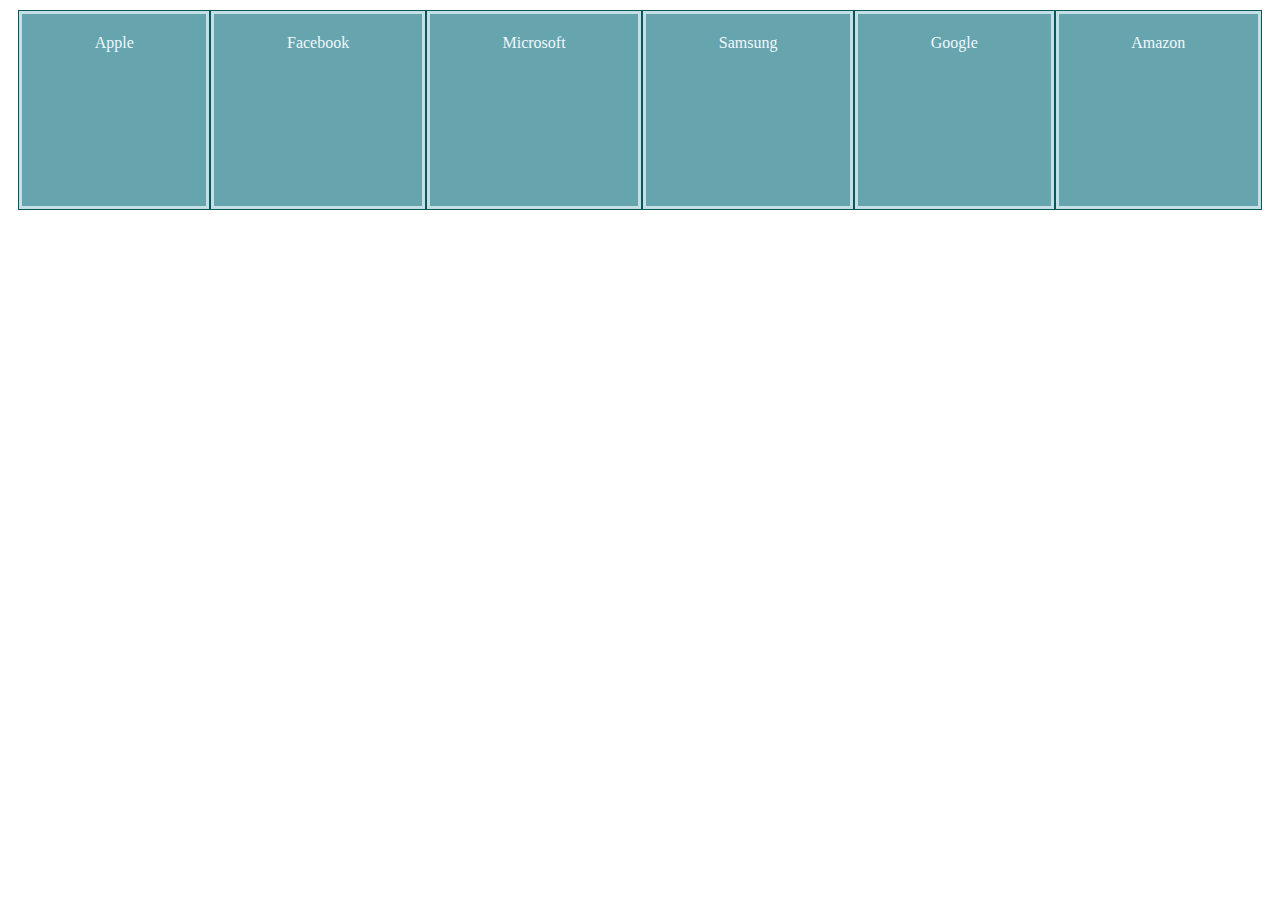
<file: index.html>
<!DOCTYPE html>

<html>
    <head>
        <title>Flexbox</title>
        <meta charset="utf-8">
        <link rel="stylesheet" type="text/css" href="styling.css" >
    
    </head>
    <body>
        <div class="container"> 
            <div id="apple">Apple</div>
            <div id="facebook">Facebook</div>
            <div id="microsoft">Microsoft</div>
            <div id="samsung">Samsung</div>
            <div id="google">Google</div>
            <div id="amazon">Amazon</div>
            
        </div>
    
    
    </body>

</html>
</file>
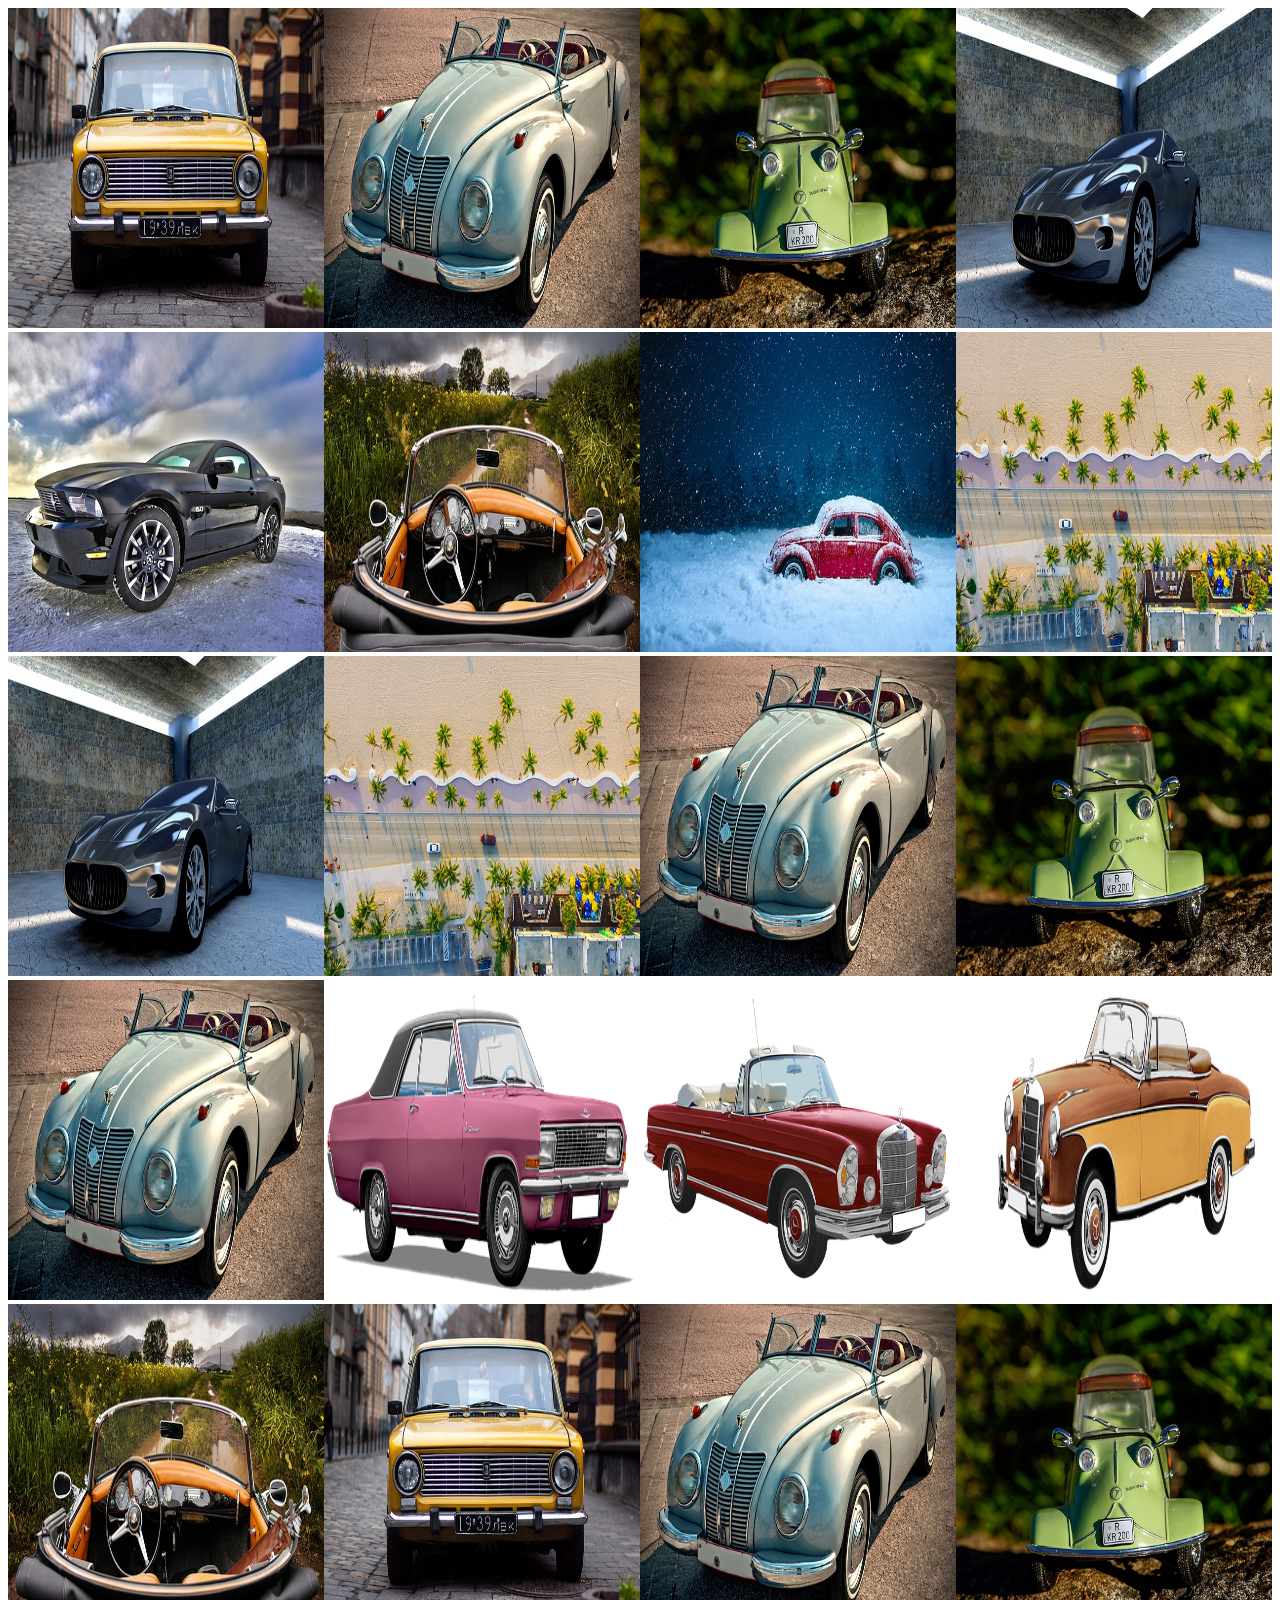
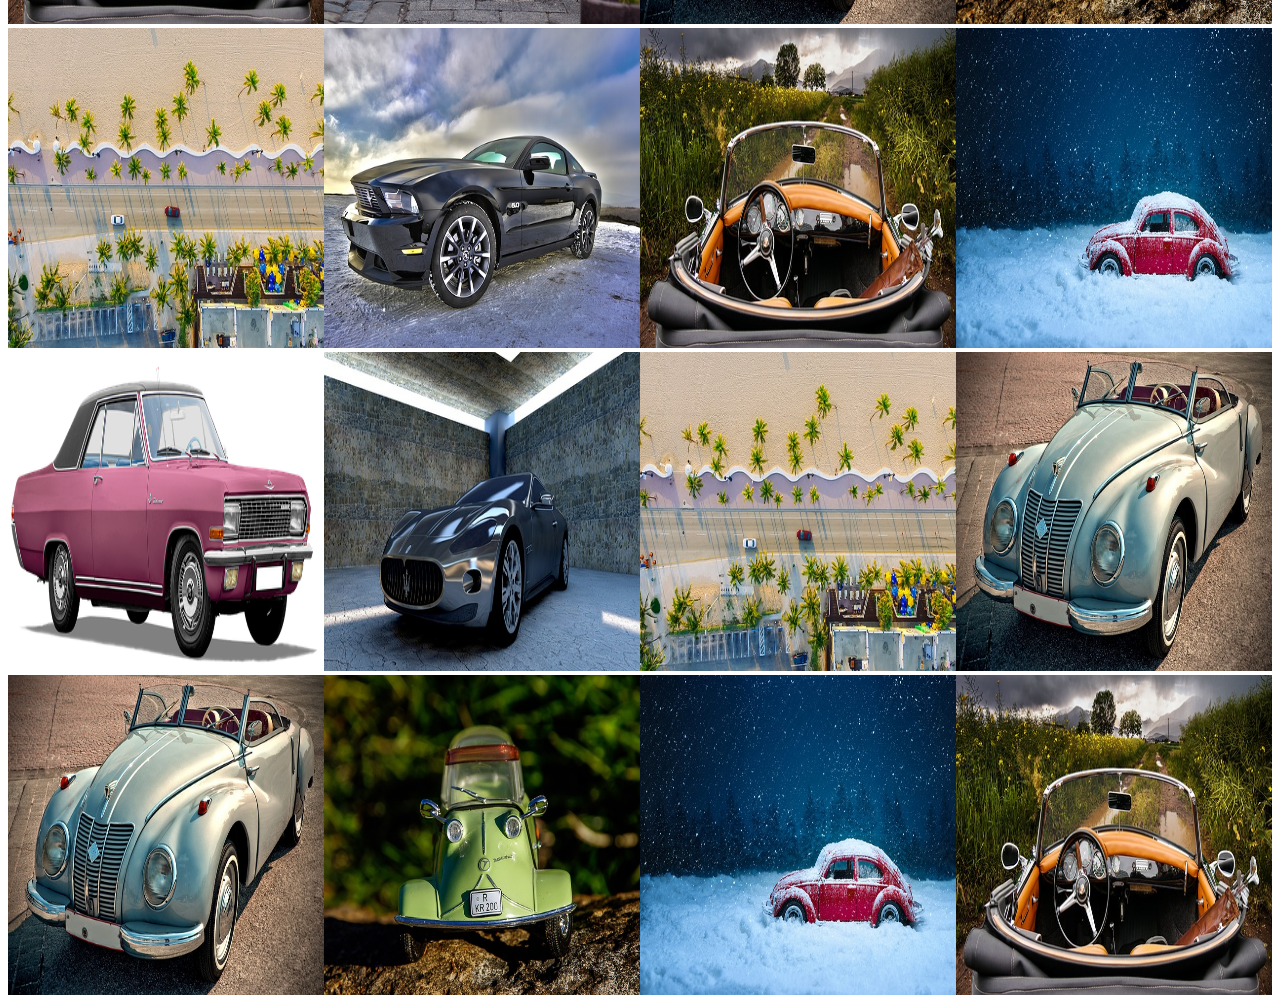
<file: photo galery/index.html>
<!DOCTYPE html>

<html>
    <head>
        <title>Flexbox</title>
        <meta name="viewport" content="width=device-width, initial-scale=1">
        <link rel="stylesheet" type="text/css" href="styling.css">
    </head>
    <body>
        <div class="container">
            <div class="column">
                <img src="images/car1.jpg">
                <img src="images/car2.jpg">
                <img src="images/car3.jpg">
                <img src="images/car7.jpg">
                <img src="images/car5.jpg">
                <img src="images/car6.jpg">
                <img src="images/car10.png">
                <img src="images/car7.jpg">
            </div>
            <div class="column">
                <img src="images/car7.jpg">
                <img src="images/car5.jpg">
                <img src="images/car6.jpg">
                <img src="images/car10.png">
                <img src="images/car1.jpg">
                <img src="images/car2.jpg">
                <img src="images/car3.jpg">
                <img src="images/car9.jpg">
            </div>
            <div class="column">
                <img src="images/car9.jpg">
                <img src="images/car8.jpg">
                <img src="images/car7.jpg">
                <img src="images/car12.png">
                <img src="images/car7.jpg">
                <img src="images/car5.jpg">
                <img src="images/car6.jpg">
                <img src="images/car8.jpg">
            </div>
            <div class="column">
                <img src="images/car3.jpg">
                <img src="images/car6.jpg">
                <img src="images/car9.jpg">
                <img src="images/car11.png">
                <img src="images/car9.jpg">
                <img src="images/car8.jpg">
                <img src="images/car7.jpg">
                <img src="images/car5.jpg">
            </div>    
        
        </div> 
    
    </body>

</html>
</file>
<file: styling.css>
/*Let's make sure the dimensions of any box include its border and padding, this gives us an easy way of sizing our elements.  */


/* select all elements using *  */
* {
    box-sizing: border-box;
}

.container{
    background-color: #07575B;
    height: 200px;
    margin: 10px;
    /* using flexbox   */
    display: flex;
    flex-wrap: nowrap;  /* wrap fits all the boxes when the width of the container is reduced or not enough to fit all boxes. nowrap is the default value. */
    flex-direction: row; /*default value. align items horizontally. if you move to a column, then vertical alignment. row-reverse, column-reverse  */
    justify-content: center; /*flex-start, flex-end, center, space-around will create space aro und each flex item on the left and on the right. space-between. If we use flex-direction: column, and then justify-content, the space direction will change vertically.    */
    
    /*align items vertically inside their row.  */
    align-items: stretch;  /*flex-start will push them on the top of the row, flex-end will push them to the bottom of the row, stretch (default) will stretch them from top to buttom, baseline will align the items veritically based on their first line.   */
    
    align-content: stretch; /*stretch, flex-start (row pushed to the top of the box), flex-end to the bottom, or center, space-between (create spaces between the rows), space-around (adds some space at the top and bottom)  */
    
    
}




/* select all divs inside the container  */
.container > div{
    background-color: #66A5AD;
    color: aliceblue;
    text-align: center;
    padding: 20px;
    margin: 1px;
    border: 3px #C4DFE6 solid;
    
    /* We need to make the items in the flex box have equal lengths and widths and space occupied when the window is stretched or expanded.  */
    flex-grow:1;     /*spacify the rate of growth of each item. This means they will grow at the rate of 1 for example. This is important in order to fill the window space. */
    
    flex-basis: auto;  /*flex-basis of 200 px means, the basis for growth start is 200px (the baseline for growth), flex-bases=auto is the minimum default value it can take. using 0px means our items won't shrink below 0px. auto contains all the contents. It is the minimum width to contain all the elements. flex-basis: initial => no growth of elements, even though they shrink. this is the default value. flex-basis: none (flex items are not flexible at all.) */
    
    /*Let's now make the items shrink to a certain minimum value instead of going to a new line when the flex-basis is reached.  */
    
    flex-shrink: 1;  /*this won't work if the container's flex-wrap is set to wrap. If we set all shrink properties to zero, no item shrinks at all. */
    
    /*some remaining space might be left when we get to our minimum shrink, or the width of the flex items might not fit the window when reduced to a certain extent. */
    
    /* Instead of setting each of the flex properties one by one, you can do it as follows: flex: 1 1 150px; 
    flex:3; means the width is 3px and the rest 0px*
    
    flex: 1 2; means flex growth is 1 and flex shrink is 2.
    flex: 1 10% means flex growth of 1 and flex basis (starting point) of 10% (percentage or number with a unit, 2px for example).
    flex: 1 2  10% means: flex basis is 10%, flex growth is 1 and flex shrink is 2. flex growth always takes priority.
    /
}


/*Here, we give apple a flex growth of 2, meaning it will overright the value in container > div and grow twice as fast as the remaining flex elements (in the case below, 4 times faster) */

/*
#apple{
    flex-grow: 4;
    flex-shrink: 2;  /*shrinking rate of apple will be twice as much. At some point, it won't shrink anymore, but the other items will continue since their shrinking rate is smaller than that of apple. if shrink is set to zero, apple won't shrink while the others do. */
}

*/
</file>
<file: photo galery/styling.css>
/*Let's make sure the dimensions of any box includes its border and padding. This gives us an easy way of sizing our elements */

*{
    box-sizing: border-box;
}

/* convert the container to a flexbox    */
.container{
    display: flex;
    flex-wrap: wrap;
}

.column{
    flex: 1;  /*each flex item should occupy the same width in a row  */
    min-width: 300px;   /*minimu width in which each flex item can shrink   */
}

img{
    width: 100%;
    height: 20%;  /*make the image heights to be the same and evenly spread.   */
}

/*
Should I use width?
Yes. It is not essential, but it will help the browser render your page faster and more cleanly, especially when combined with the height element. Consider the example above — the CSS width is set to 100% and the height is set to auto. Until the browser is able to download the entire image, and check the file header for its size, how does the browser know how much height to allot for the image? In the absence of a width and height attribute, it doesn’t.

Read more: https://html.com/attributes/img-width/#ixzz6RPzjTbHZ

*/
</file>
